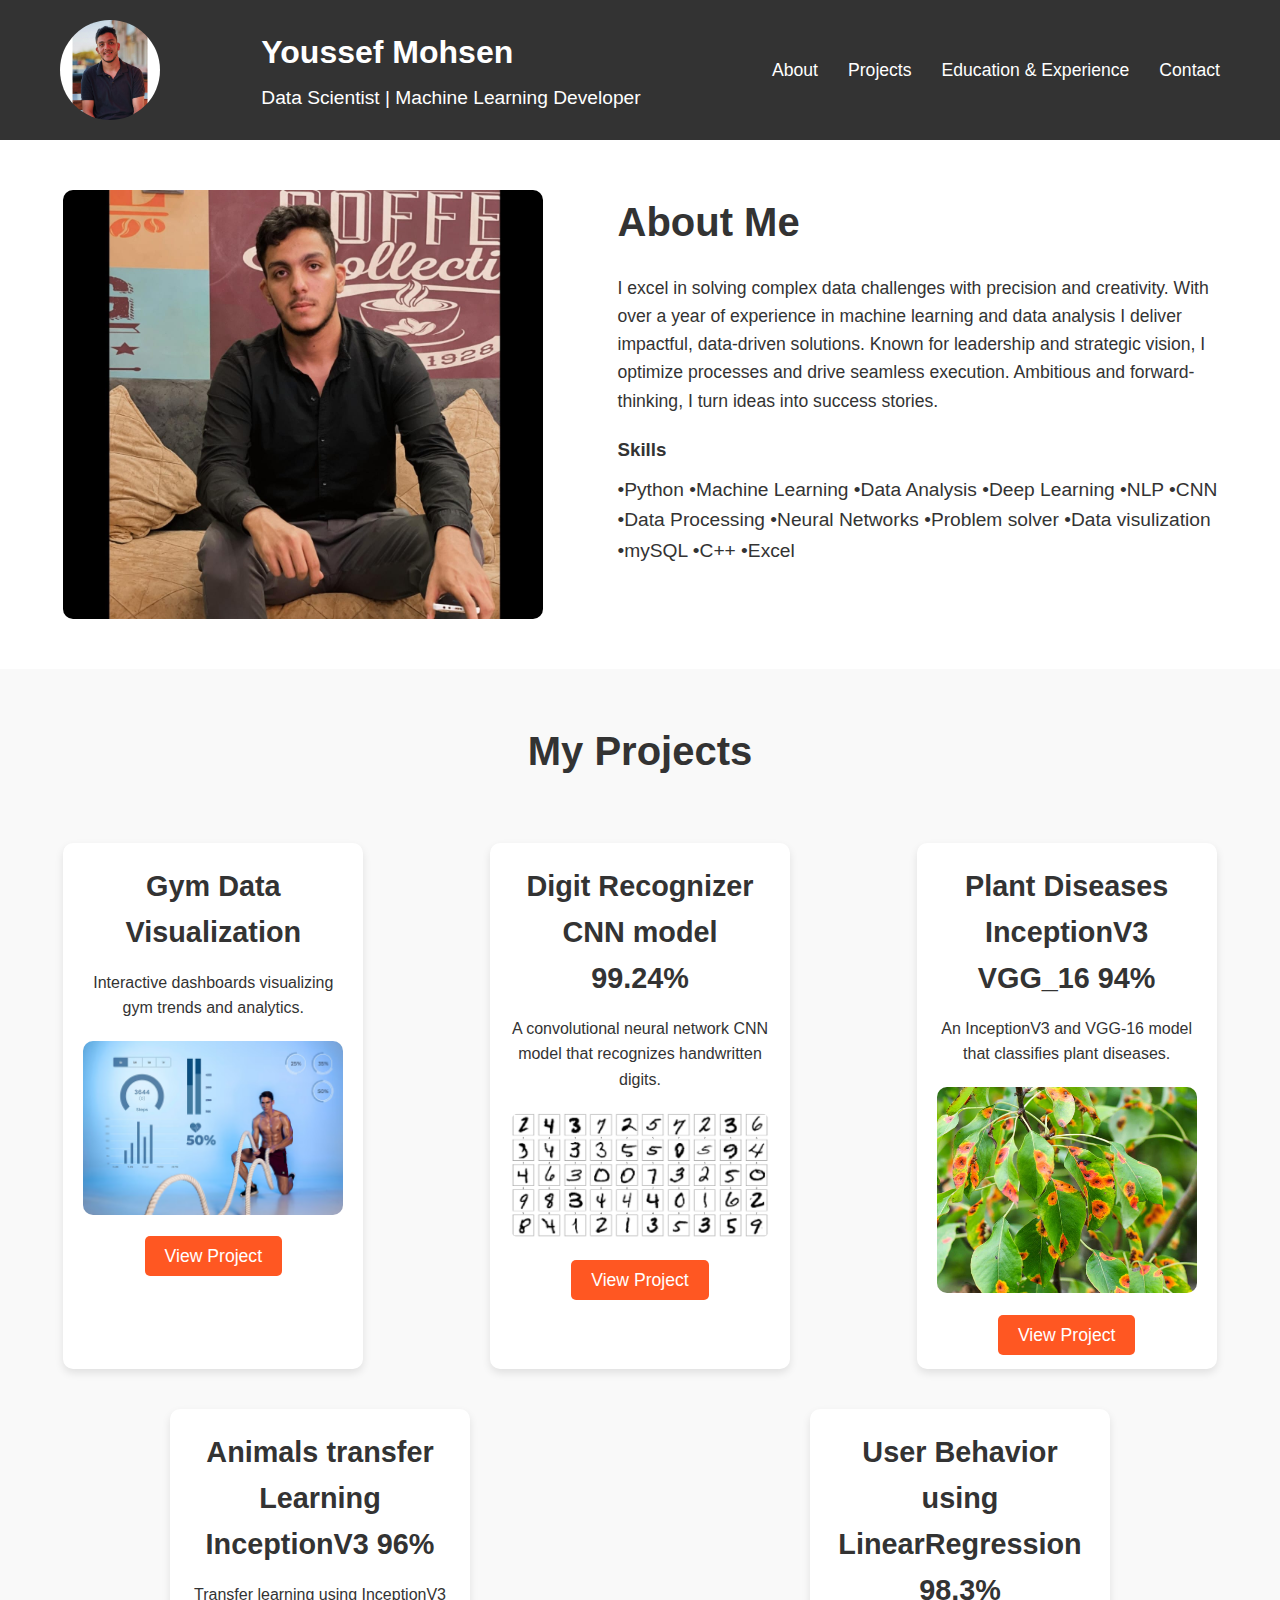
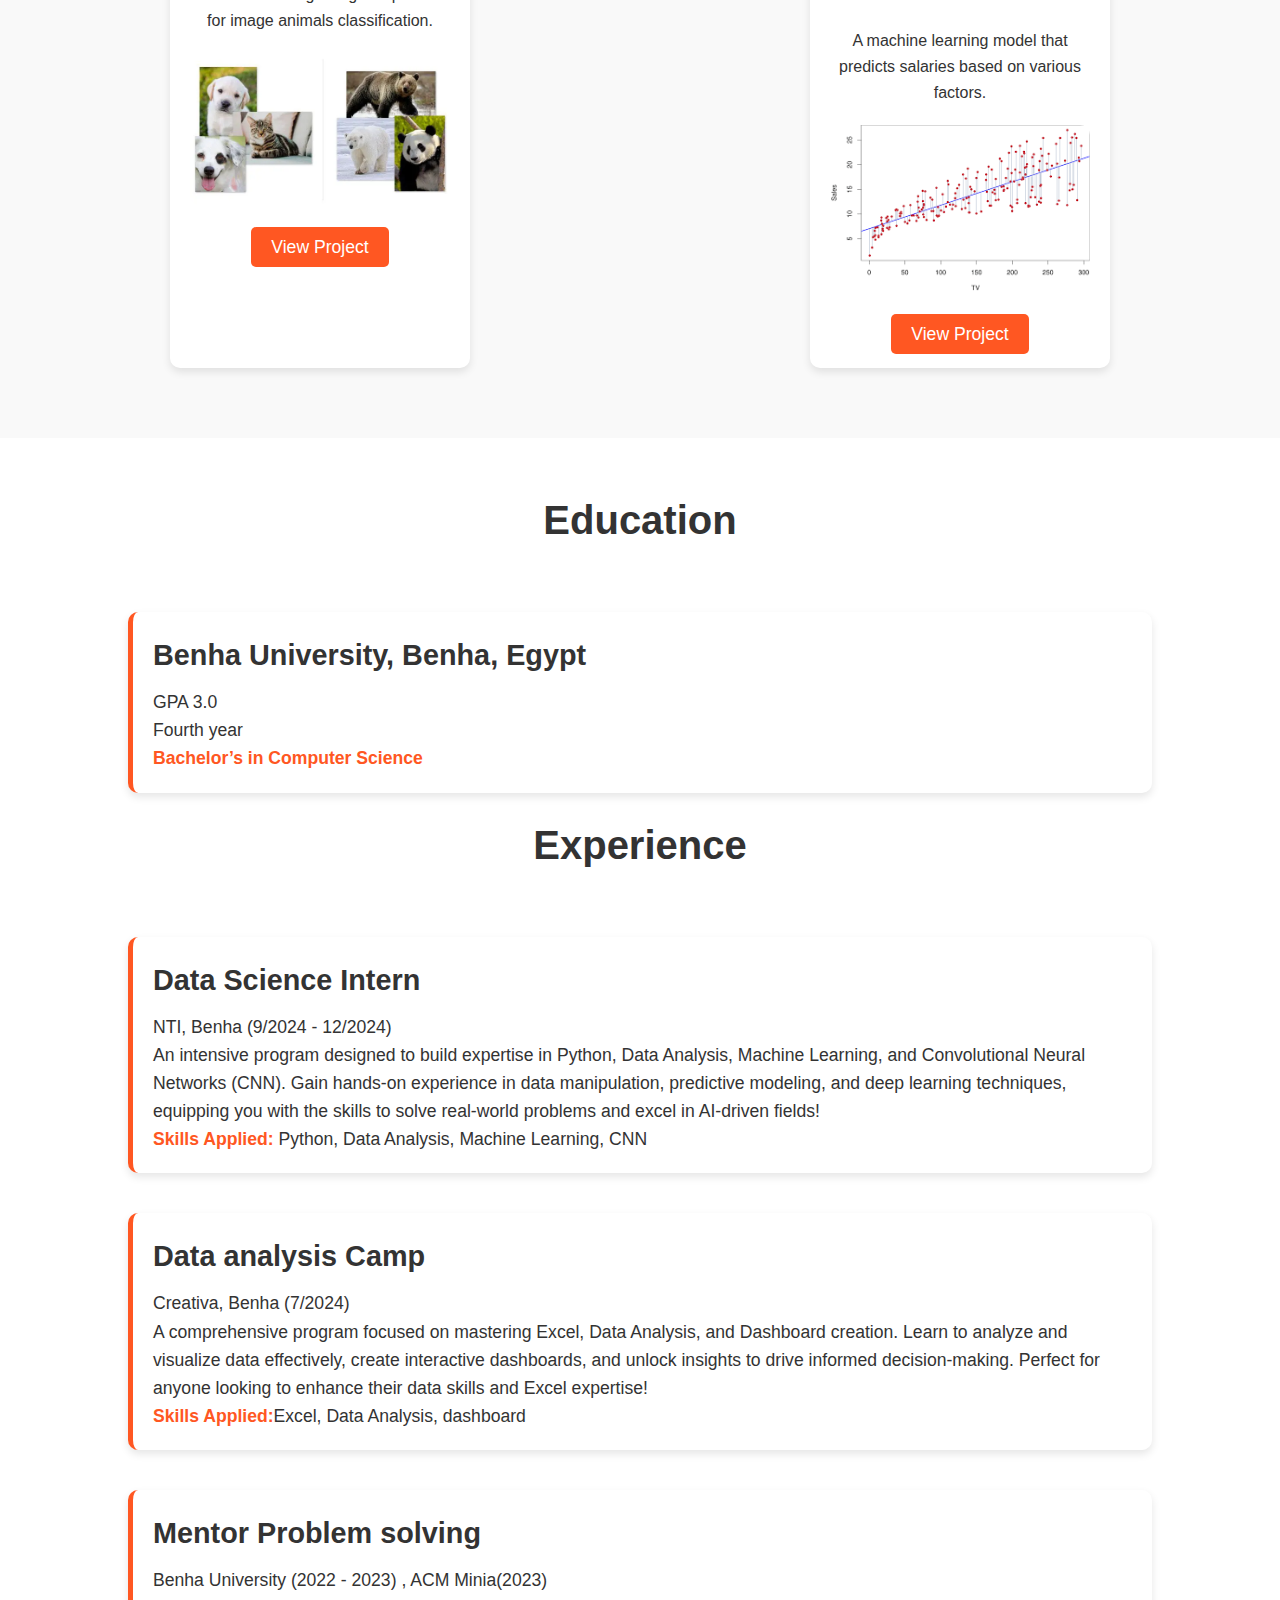
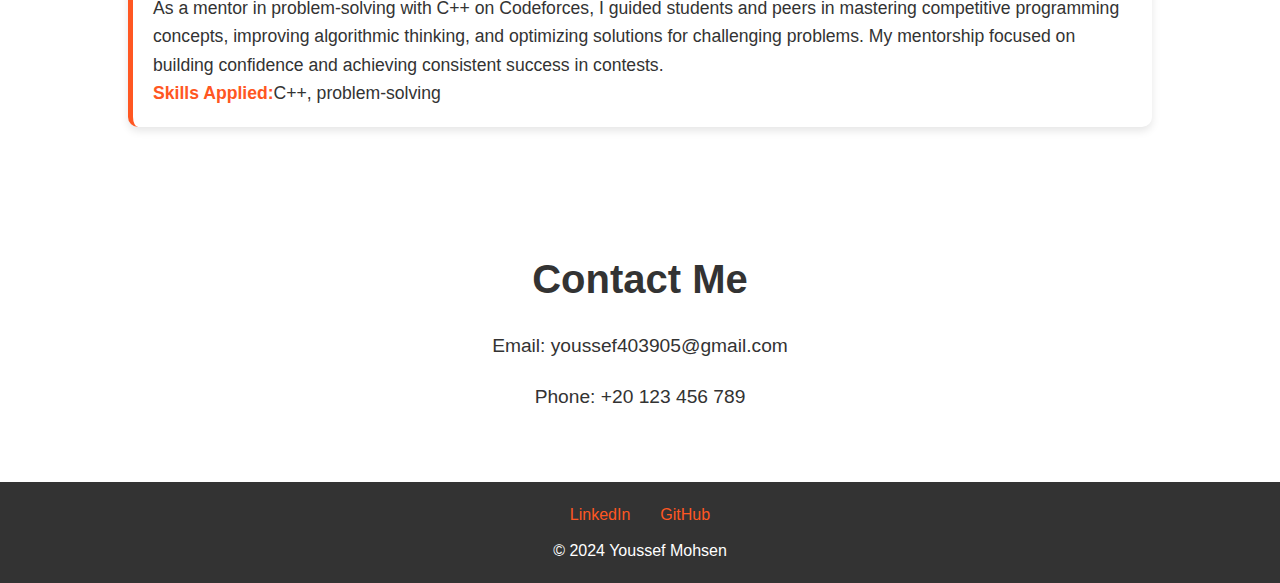
<file: index.html>
<!DOCTYPE html>
<html lang="en">

<head>
    <meta charset="UTF-8">
    <meta name="viewport" content="width=device-width, initial-scale=1.0">
    <title>Youssef Mohsen - Data Scientist</title>
    <link rel="stylesheet" href="style.css">
</head>

<body>

    <!-- Header -->
    <header>
        <div class="header-content">
            <img src="profile.jpg" alt="Youssef Mohsen" class="profile-img">
            <div class="intro">
                <h1>Youssef Mohsen</h1>
                <p>Data Scientist | Machine Learning Developer</p>
            </div>
            <nav class="navbar">
                <ul>
                    <li><a href="#about">About</a></li>
                    <li><a href="#projects">Projects</a></li>
                    <li><a href="#experience">Education & Experience</a></li>
                    <!-- <li><a href="#testimonials">Testimonials</a></li> -->
                    <li><a href="#contact">Contact</a></li>
                </ul>
            </nav>
        </div>
    </header>

    <!-- About Section -->
    <section id="about" class="section">
        <div class="content">
            <img src="about.jpg" alt="About Me" class="about-img">
            <div class="bio">
                <h2>About Me</h2>
                <p>I excel in solving complex data challenges with precision and creativity. With over a year of
                    experience in machine
                    learning and data analysis I deliver impactful, data-driven solutions. Known for leadership and
                    strategic vision, I
                    optimize processes and drive seamless execution. Ambitious and forward-thinking, I turn ideas into
                    success stories.</p>
                <div class="skills">
                    <h3>Skills</h3>
                    <ul>
                        <li>•Python •Machine Learning •Data Analysis •Deep Learning •NLP •CNN •Data Processing •Neural
                            Networks •Problem solver •Data visulization •mySQL •C++ •Excel</li>
                    </ul>
                </div>
            </div>
        </div>
    </section>

    <!-- Projects Section -->
    <section id="projects" class="section">
        <h2>My Projects</h2>
        <div class="project-cards">
            <div class="project-card">
                <h3>Gym Data Visualization</h3>
                <p>Interactive dashboards visualizing gym trends and analytics.</p>
                <img src="gym-project.jpg" alt="Gym Data Visualization">
                <a href="https://www.kaggle.com/ussefmohsen/gym-data-visualization" target="_blank" class="btn">View
                    Project</a>
            </div>


            <div class="project-card">
                <h3>Digit Recognizer CNN model 99.24%</h3>
                <p>A convolutional neural network CNN model that recognizes handwritten digits.</p>

                <img src="Digit.jpg" alt="Digit">
                <a href="https://www.kaggle.com/code/ussefmohsen/digit-recognizer-cnn-99-24" target="_blank"
                    class="btn">View
                    Project</a>
            </div>

            <div class="project-card">
                <h3>Plant Diseases InceptionV3 VGG_16 94%</h3>
                <p>An InceptionV3 and VGG-16 model that classifies plant diseases.</p>

                <img src="Plant-Diseases.jpg" alt="Plant Diseases">
                <a href="https://www.kaggle.com/code/ussefmohsen/plant-diseases-inceptionv3-vgg-16-94-acc"
                    target="_blank" class="btn">View
                    Project</a>
            </div>


            <div class="project-card">
                <h3>Animals transfer Learning InceptionV3 96%</h3>
                <p>Transfer learning using InceptionV3 for image animals classification.</p>

                <img src="animals.jpg" alt="Animals">
                <a href="https://www.kaggle.com/code/ussefmohsen/transfer-learning-inceptionv3-96" target="_blank"
                    class="btn">View
                    Project</a>
            </div>



            <div class="project-card">
                <h3>User Behavior using LinearRegression 98.3%</h3>
                <p>A machine learning model that predicts salaries based on various factors.</p>

                <img src="LinearRegression.jpg" alt="LinearRegression">
                <a href="https://www.kaggle.com/code/ussefmohsen/user-behavior-using-linearregression-98-3-acc"
                    target="_blank" class="btn">View
                    Project</a>
            </div>


            <!-- More projects can be added here -->
        </div>
    </section>

    <!-- Experience Section -->
    <section id="experience" class="section">
        <h2>Education</h2>
        <div class="timeline">
            <div class="timeline-item">
                <h3>Benha University, Benha, Egypt</h3>
                <p>GPA 3.0</p>
                <p>Fourth year</p>
                <p><strong>Bachelor’s in Computer Science</strong></p>
            </div>
        </div>
        <h2>Experience</h2>
        <div class="timeline">
            <div class="timeline-item">
                <h3>Data Science Intern</h3>
                <p>NTI, Benha (9/2024 - 12/2024)</p>
                <p>An intensive program designed to build expertise in Python, Data Analysis, Machine Learning, and
                    Convolutional Neural
                    Networks (CNN). Gain hands-on experience in data manipulation, predictive modeling, and deep
                    learning techniques,
                    equipping you with the skills to solve real-world problems and excel in AI-driven fields!</p>
                <p><strong>Skills Applied:</strong> Python, Data Analysis, Machine Learning, CNN</p>
            </div>

            <div class="timeline-item">
                <h3>Data analysis Camp</h3>
                <p>Creativa, Benha (7/2024)</p>
                <p>A comprehensive program focused on mastering Excel, Data Analysis, and Dashboard creation. Learn to
                    analyze and
                    visualize data effectively, create interactive dashboards, and unlock insights to drive informed
                    decision-making.
                    Perfect for anyone looking to enhance their data skills and Excel expertise!</p>
                <p><strong>Skills Applied:</strong>Excel, Data Analysis, dashboard</p>
            </div>


            <div class="timeline-item">
                <h3>Mentor Problem solving</h3>
                <p>Benha University (2022 - 2023) , ACM Minia(2023)</p>
                <p>As a mentor in problem-solving with C++ on Codeforces, I guided students and peers in mastering
                    competitive programming
                    concepts, improving algorithmic thinking, and optimizing solutions for challenging problems. My
                    mentorship focused on
                    building confidence and achieving consistent success in contests.</p>
                <p><strong>Skills Applied:</strong>C++, problem-solving</p>
            </div>

        </div>
    </section>

    <!-- Testimonials Section
    <section id="testimonials" class="section">
        <h2>What Clients Say</h2>
        <div class="testimonial-carousel">
            <div class="testimonial-item">
                <p>"Youssef's machine learning solutions helped our team predict future trends with amazing accuracy.
                    Highly recommended!"</p>
                <h4>- John Doe, CEO, ABC Tech</h4>
            </div>
            <div class="testimonial-item">
                <p>"The data visualizations Youssef created transformed the way we analyze our business performance. A
                    pleasure to work with."</p>
                <h4>- Sarah Lee, CTO, XYZ Corp</h4>
            </div>
        </div>
    </section> -->

    <!-- Contact Section -->
    <section id="contact" class="footer">
        <h2>Contact Me</h2>
        <p>Email: youssef403905@gmail.com</p>
        <p>Phone: +20 123 456 789</p>
    </section>

    <!-- Footer -->
    <footer>
        <div class="social-links">
            <a href="https://www.linkedin.com/in/youssef-mohsen-8219b1231/" class="social-icon">LinkedIn</a>
            <a href="https://github.com/UsefMohsen" class="social-icon">GitHub</a>
            <!-- Other links here -->
        </div>
        <p>&copy; 2024 Youssef Mohsen</p>
    </footer>

</body>

</html>
</file>
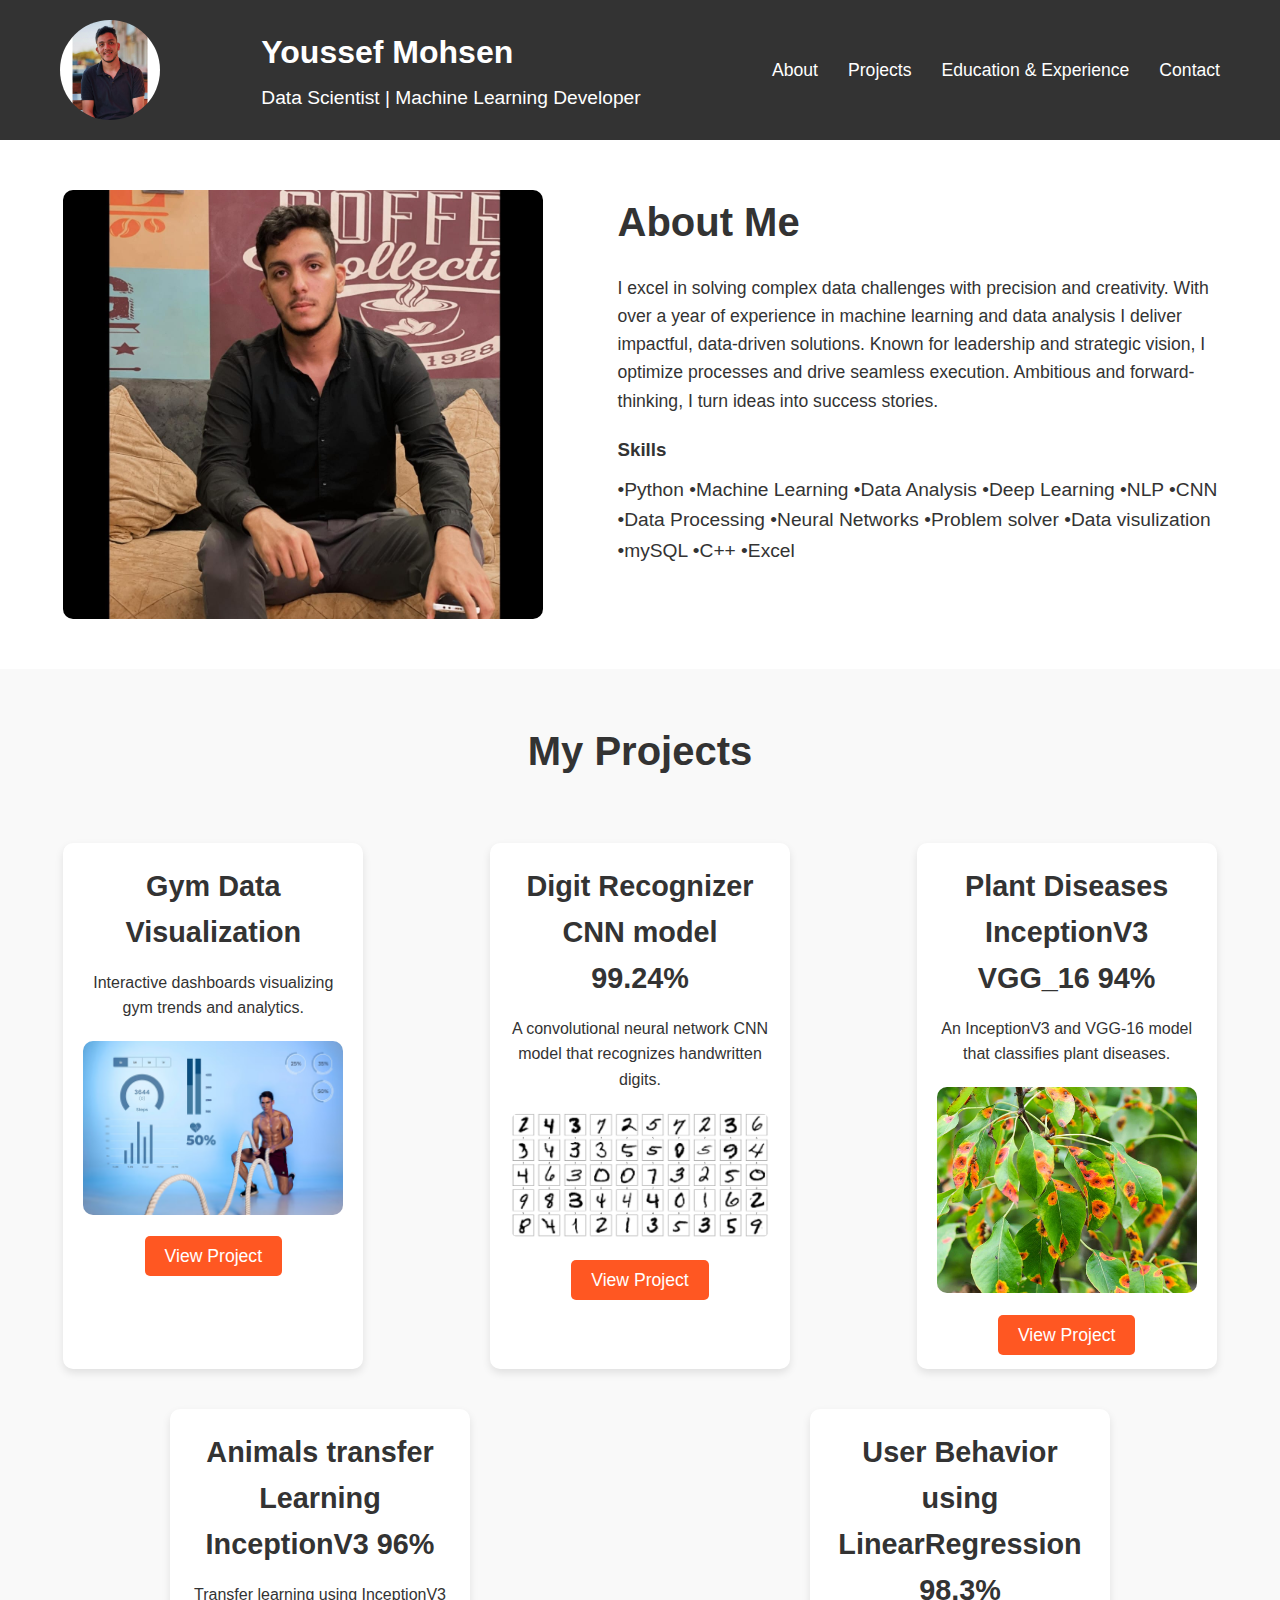
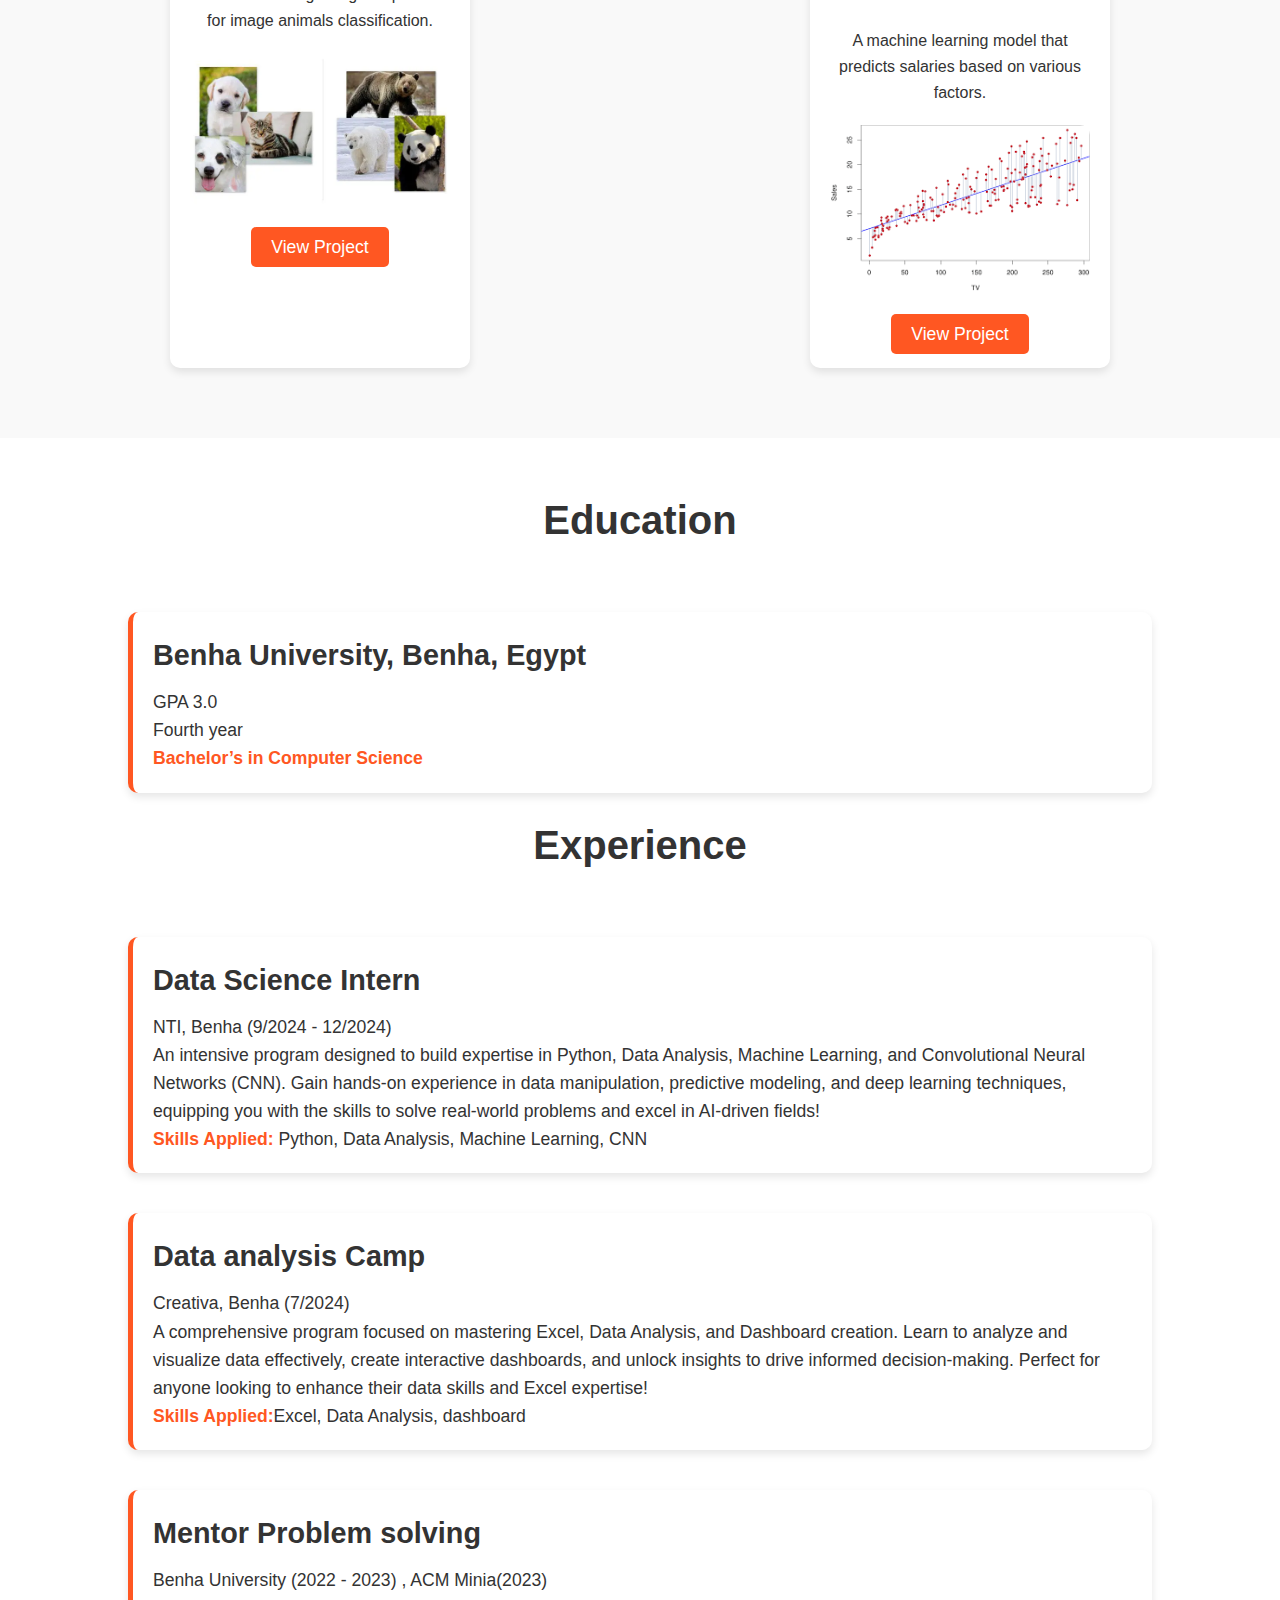
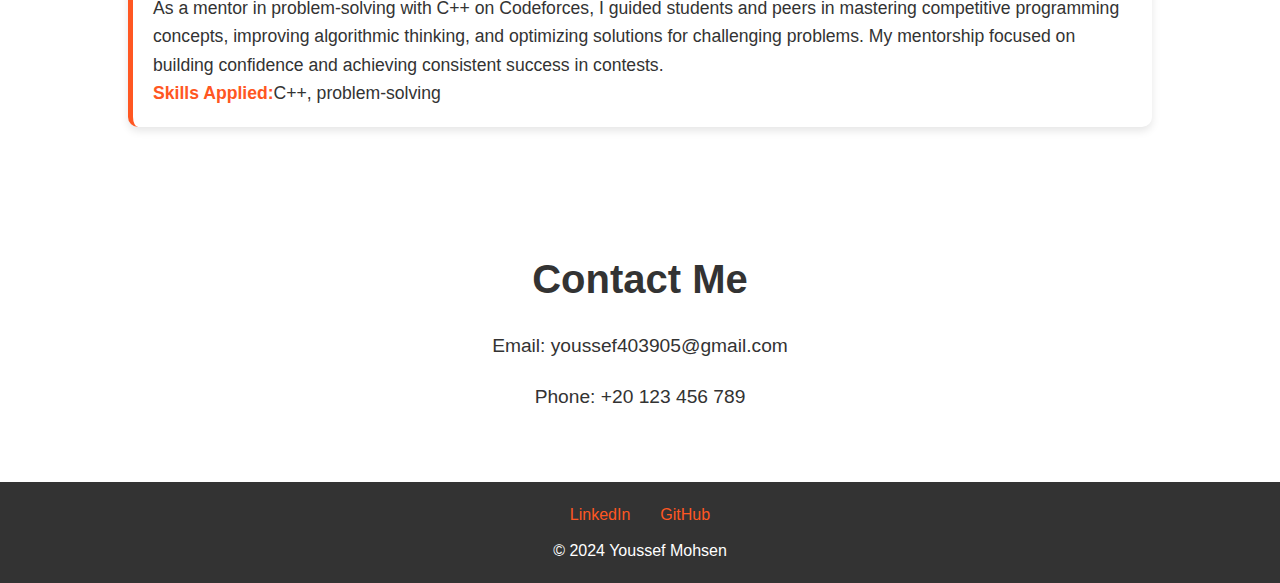
<file: port.html>
<!DOCTYPE html>
<html lang="en">

<head>
    <meta charset="UTF-8">
    <meta name="viewport" content="width=device-width, initial-scale=1.0">
    <title>Youssef Mohsen - Data Scientist</title>
    <link rel="stylesheet" href="style.css">
</head>

<body>

    <!-- Header -->
    <header>
        <div class="header-content">
            <img src="profile.jpg" alt="Youssef Mohsen" class="profile-img">
            <div class="intro">
                <h1>Youssef Mohsen</h1>
                <p>Data Scientist | Machine Learning Developer</p>
            </div>
            <nav class="navbar">
                <ul>
                    <li><a href="#about">About</a></li>
                    <li><a href="#projects">Projects</a></li>
                    <li><a href="#experience">Education & Experience</a></li>
                    <!-- <li><a href="#testimonials">Testimonials</a></li> -->
                    <li><a href="#contact">Contact</a></li>
                </ul>
            </nav>
        </div>
    </header>

    <!-- About Section -->
    <section id="about" class="section">
        <div class="content">
            <img src="about.jpg" alt="About Me" class="about-img">
            <div class="bio">
                <h2>About Me</h2>
                <p>I excel in solving complex data challenges with precision and creativity. With over a year of
                    experience in machine
                    learning and data analysis I deliver impactful, data-driven solutions. Known for leadership and
                    strategic vision, I
                    optimize processes and drive seamless execution. Ambitious and forward-thinking, I turn ideas into
                    success stories.</p>
                <div class="skills">
                    <h3>Skills</h3>
                    <ul>
                        <li>•Python •Machine Learning •Data Analysis •Deep Learning •NLP •CNN •Data Processing •Neural
                            Networks •Problem solver •Data visulization •mySQL •C++ •Excel</li>
                    </ul>
                </div>
            </div>
        </div>
    </section>

    <!-- Projects Section -->
    <section id="projects" class="section">
        <h2>My Projects</h2>
        <div class="project-cards">
            <div class="project-card">
                <h3>Gym Data Visualization</h3>
                <p>Interactive dashboards visualizing gym trends and analytics.</p>
                <img src="gym-project.jpg" alt="Gym Data Visualization">
                <a href="https://www.kaggle.com/ussefmohsen/gym-data-visualization" target="_blank" class="btn">View
                    Project</a>
            </div>


            <div class="project-card">
                <h3>Digit Recognizer CNN model 99.24%</h3>
                <p>A convolutional neural network CNN model that recognizes handwritten digits.</p>

                <img src="Digit.jpg" alt="Digit">
                <a href="https://www.kaggle.com/code/ussefmohsen/digit-recognizer-cnn-99-24" target="_blank"
                    class="btn">View
                    Project</a>
            </div>

            <div class="project-card">
                <h3>Plant Diseases InceptionV3 VGG_16 94%</h3>
                <p>An InceptionV3 and VGG-16 model that classifies plant diseases.</p>

                <img src="Plant-Diseases.jpg" alt="Plant Diseases">
                <a href="https://www.kaggle.com/code/ussefmohsen/plant-diseases-inceptionv3-vgg-16-94-acc"
                    target="_blank" class="btn">View
                    Project</a>
            </div>


            <div class="project-card">
                <h3>Animals transfer Learning InceptionV3 96%</h3>
                <p>Transfer learning using InceptionV3 for image animals classification.</p>

                <img src="animals.jpg" alt="Animals">
                <a href="https://www.kaggle.com/code/ussefmohsen/transfer-learning-inceptionv3-96" target="_blank"
                    class="btn">View
                    Project</a>
            </div>



            <div class="project-card">
                <h3>User Behavior using LinearRegression 98.3%</h3>
                <p>A machine learning model that predicts salaries based on various factors.</p>

                <img src="LinearRegression.jpg" alt="LinearRegression">
                <a href="https://www.kaggle.com/code/ussefmohsen/user-behavior-using-linearregression-98-3-acc"
                    target="_blank" class="btn">View
                    Project</a>
            </div>


            <!-- More projects can be added here -->
        </div>
    </section>

    <!-- Experience Section -->
    <section id="experience" class="section">
        <h2>Education</h2>
        <div class="timeline">
            <div class="timeline-item">
                <h3>Benha University, Benha, Egypt</h3>
                <p>GPA 3.0</p>
                <p>Fourth year</p>
                <p><strong>Bachelor’s in Computer Science</strong></p>
            </div>
        </div>
        <h2>Experience</h2>
        <div class="timeline">
            <div class="timeline-item">
                <h3>Data Science Intern</h3>
                <p>NTI, Benha (9/2024 - 12/2024)</p>
                <p>An intensive program designed to build expertise in Python, Data Analysis, Machine Learning, and
                    Convolutional Neural
                    Networks (CNN). Gain hands-on experience in data manipulation, predictive modeling, and deep
                    learning techniques,
                    equipping you with the skills to solve real-world problems and excel in AI-driven fields!</p>
                <p><strong>Skills Applied:</strong> Python, Data Analysis, Machine Learning, CNN</p>
            </div>

            <div class="timeline-item">
                <h3>Data analysis Camp</h3>
                <p>Creativa, Benha (7/2024)</p>
                <p>A comprehensive program focused on mastering Excel, Data Analysis, and Dashboard creation. Learn to
                    analyze and
                    visualize data effectively, create interactive dashboards, and unlock insights to drive informed
                    decision-making.
                    Perfect for anyone looking to enhance their data skills and Excel expertise!</p>
                <p><strong>Skills Applied:</strong>Excel, Data Analysis, dashboard</p>
            </div>


            <div class="timeline-item">
                <h3>Mentor Problem solving</h3>
                <p>Benha University (2022 - 2023) , ACM Minia(2023)</p>
                <p>As a mentor in problem-solving with C++ on Codeforces, I guided students and peers in mastering
                    competitive programming
                    concepts, improving algorithmic thinking, and optimizing solutions for challenging problems. My
                    mentorship focused on
                    building confidence and achieving consistent success in contests.</p>
                <p><strong>Skills Applied:</strong>C++, problem-solving</p>
            </div>

        </div>
    </section>

    <!-- Testimonials Section
    <section id="testimonials" class="section">
        <h2>What Clients Say</h2>
        <div class="testimonial-carousel">
            <div class="testimonial-item">
                <p>"Youssef's machine learning solutions helped our team predict future trends with amazing accuracy.
                    Highly recommended!"</p>
                <h4>- John Doe, CEO, ABC Tech</h4>
            </div>
            <div class="testimonial-item">
                <p>"The data visualizations Youssef created transformed the way we analyze our business performance. A
                    pleasure to work with."</p>
                <h4>- Sarah Lee, CTO, XYZ Corp</h4>
            </div>
        </div>
    </section> -->

    <!-- Contact Section -->
    <section id="contact" class="footer">
        <h2>Contact Me</h2>
        <p>Email: youssef403905@gmail.com</p>
        <p>Phone: +20 123 456 789</p>
    </section>

    <!-- Footer -->
    <footer>
        <div class="social-links">
            <a href="https://www.linkedin.com/in/youssef-mohsen" class="social-icon">LinkedIn</a>
            <a href="https://github.com/ussefmohsen" class="social-icon">GitHub</a>
            <!-- Other links here -->
        </div>
        <p>&copy; 2024 Youssef Mohsen</p>
    </footer>

</body>

</html>
</file>
<file: style.css>
/* Global Styles */
* {
    margin: 0;
    padding: 0;
    box-sizing: border-box;
}

body {
    font-family: 'Arial', sans-serif;
    background-color: #f4f4f4;
    color: #333;
    line-height: 1.6;
}

/* Header */
header {
    background: #333;
    color: #fff;
    padding: 20px 0;
}

.header-content {
    display: flex;
    justify-content: space-between;
    align-items: center;
    max-width: 1200px;
    margin: 0 auto;
    padding: 0 20px;
}

.profile-img {
    width: 100px;
    height: 100px;
    border-radius: 50%;
}

.intro h1 {
    margin-bottom: 5px;
    font-size: 2em;
}

.intro p {
    font-size: 1.2em;
    font-weight: 300;
}

.navbar ul {
    list-style: none;
    display: flex;
}

.navbar ul li {
    margin-left: 30px;
}

.navbar ul li a {
    color: #fff;
    text-decoration: none;
    font-size: 1.1em;
}

.navbar ul li a:hover {
    color: #ff5722;
}

/* About Section */
#about {
    padding: 50px 0;
    background-color: #fff;
    text-align: center;
}

#about .content {
    display: flex;
    flex-wrap: wrap;
    justify-content: space-around;
    max-width: 1200px;
    margin: 0 auto;
}

#about .about-img {
    width: 40%;
    border-radius: 10px;
    margin-right: 30px;
}

.bio {
    width: 50%;
    text-align: left;
}

.bio h2 {
    font-size: 2.5em;
    margin-bottom: 20px;
}

.bio p {
    font-size: 1.1em;
    margin-bottom: 20px;
}

.skills ul {
    list-style: none;
}

.skills ul li {
    font-size: 1.2em;
    margin: 10px 0;
}

/* Projects Section */
#projects {
    padding: 50px 0;
    background-color: #f9f9f9;
}

#projects h2 {
    text-align: center;
    font-size: 2.5em;
    margin-bottom: 40px;
}

.project-cards {
    display: flex;
    justify-content: space-around;
    flex-wrap: wrap;
}

.project-card {
    background-color: #fff;
    width: 300px;
    padding: 20px;
    margin: 20px;
    border-radius: 10px;
    box-shadow: 0 4px 8px rgba(0, 0, 0, 0.1);
    text-align: center;
}

.project-card img {
    width: 100%;
    border-radius: 10px;
    margin-bottom: 20px;
}

.project-card h3 {
    font-size: 1.8em;
    margin-bottom: 15px;
}

.project-card p {
    font-size: 1em;
    margin-bottom: 20px;
}

.project-card .btn {
    background-color: #ff5722;
    color: #fff;
    padding: 10px 20px;
    border-radius: 5px;
    text-decoration: none;
    font-size: 1.1em;
}

.project-card .btn:hover {
    background-color: #3f51b5;
}

/* Experience Section */
#experience {
    padding: 50px 0;
    background-color: #fff;
}

#experience h2 {
    text-align: center;
    font-size: 2.5em;
    margin-bottom: 40px;
}

.timeline {
    display: flex;
    flex-direction: column;
    align-items: center;
}

.timeline-item {
    background-color: #fff;
    width: 80%;
    padding: 20px;
    margin: 20px 0;
    border-left: 5px solid #ff5722;
    border-radius: 10px;
    box-shadow: 0 4px 8px rgba(0, 0, 0, 0.1);
}

.timeline-item h3 {
    font-size: 1.8em;
    margin-bottom: 10px;
}

.timeline-item p {
    font-size: 1.1em;
}

.timeline-item strong {
    color: #ff5722;
}

/* Testimonials Section */
#testimonials {
    padding: 50px 0;
    background-color: #f9f9f9;
}

#testimonials h2 {
    text-align: center;
    font-size: 2.5em;
    margin-bottom: 40px;
}

.testimonial-carousel {
    display: flex;
    overflow-x: auto;
    gap: 20px;
    justify-content: center;
}

.testimonial-item {
    background-color: #fff;
    padding: 20px;
    border-radius: 10px;
    flex: 0 0 300px;
    box-shadow: 0 4px 8px rgba(0, 0, 0, 0.1);
}

.testimonial-item p {
    font-size: 1.2em;
    margin-bottom: 15px;
}

.testimonial-item h4 {
    font-size: 1.1em;
    font-weight: 300;
}

/* Contact Section */
#contact {
    padding: 50px 0;
    background-color: #fff;
    text-align: center;
}

#contact h2 {
    font-size: 2.5em;
    margin-bottom: 20px;
}

#contact p {
    font-size: 1.2em;
    margin-bottom: 20px;
}

#contact form input,
#contact form textarea {
    width: 80%;
    padding: 15px;
    margin-bottom: 20px;
    font-size: 1.1em;
    border-radius: 5px;
    border: 1px solid #ccc;
}

#contact form button {
    background-color: #ff5722;
    color: #fff;
    padding: 10px 20px;
    font-size: 1.2em;
    border: none;
    border-radius: 5px;
    cursor: pointer;
}

#contact form button:hover {
    background-color: #3f51b5;
}

/* Footer */
footer {
    background-color: #333;
    color: #fff;
    padding: 20px 0;
    text-align: center;
}

footer .social-links {
    display: flex;
    justify-content: center;
    margin-bottom: 10px;
}

footer .social-icon {
    text-decoration: none;
    color: #ff5722;
    margin: 0 15px;
}

footer .social-icon:hover {
    color: #3f51b5;
}

footer p {
    font-size: 1em;
}

/* Add smooth scrolling */
html {
    scroll-behavior: smooth;
}
</file>
